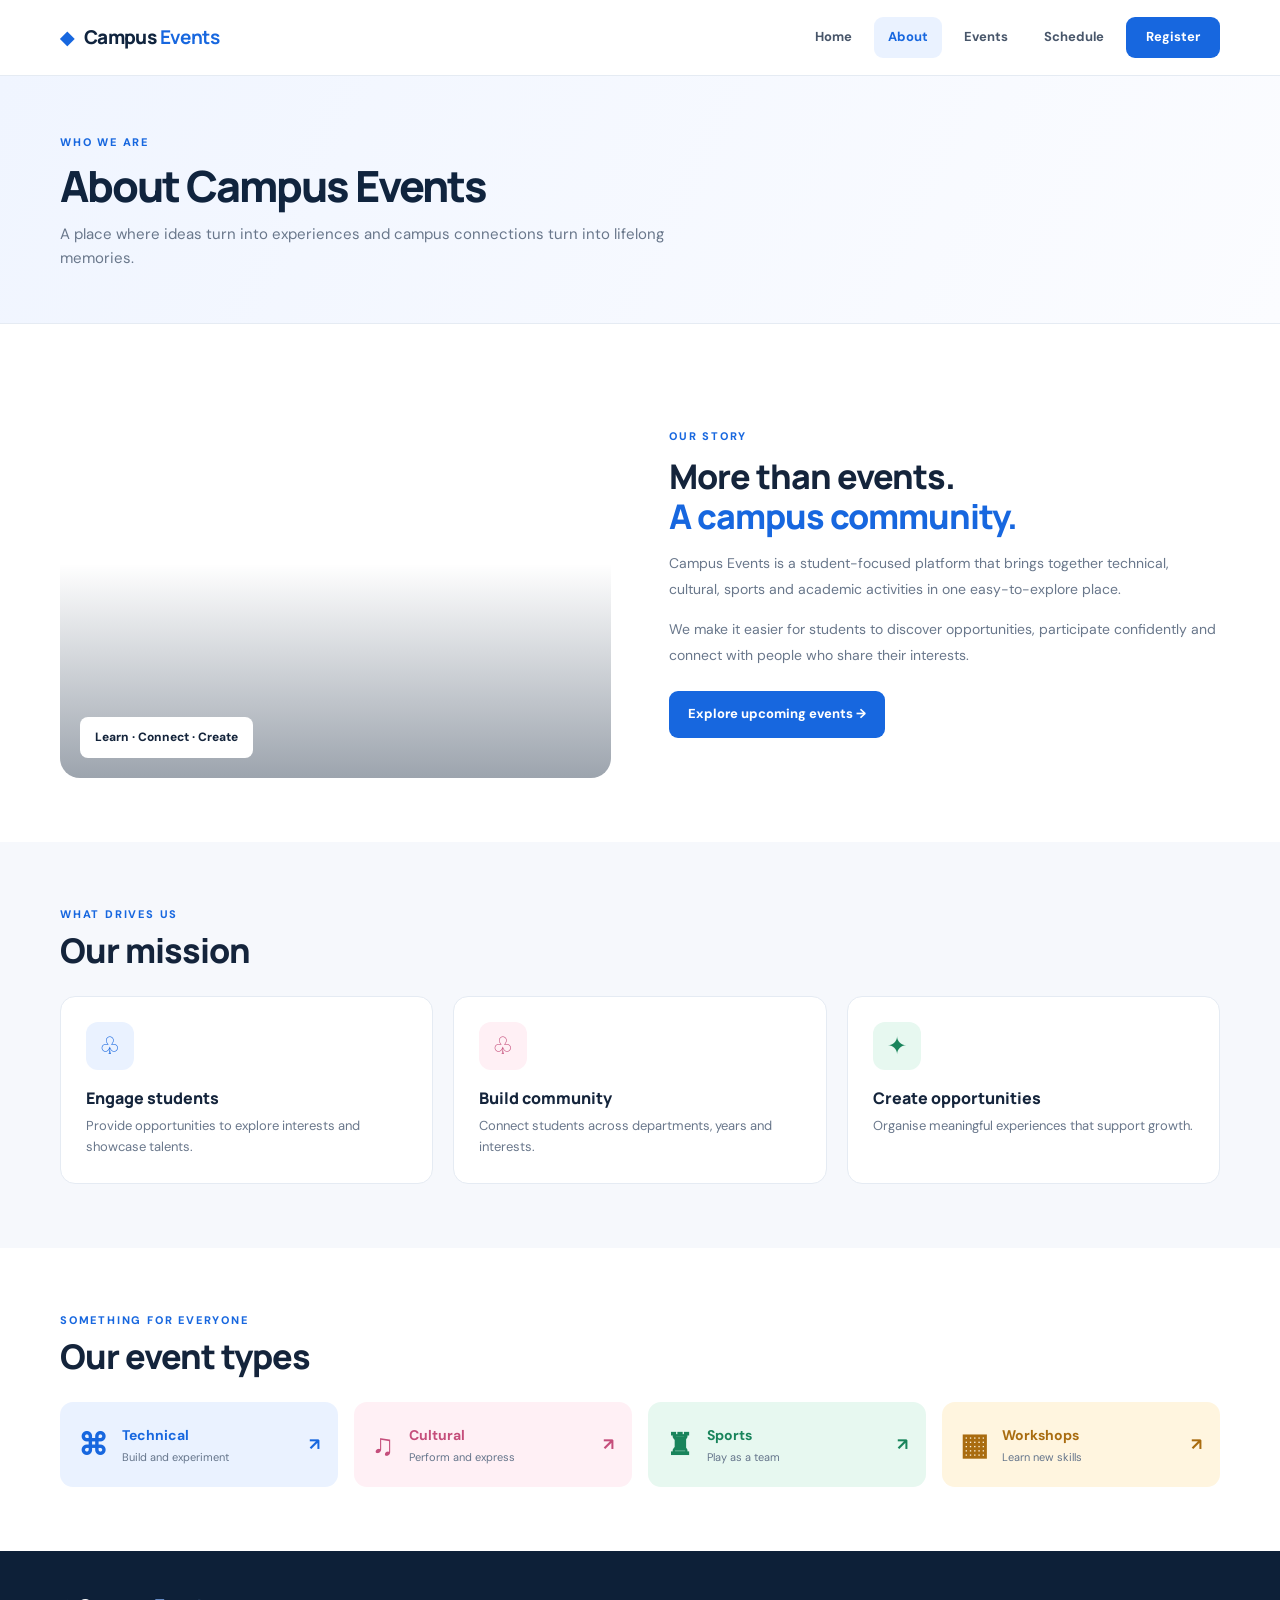
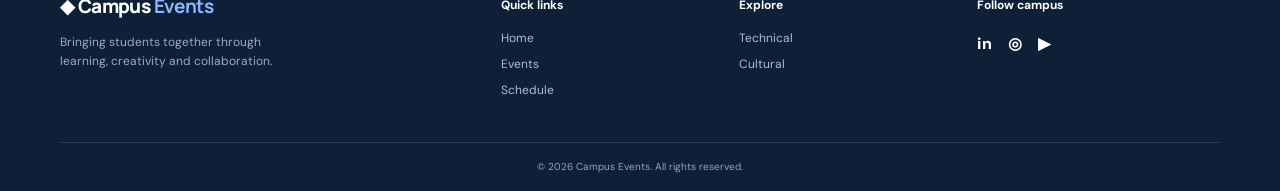
<file: campus event-db/about.html>
<!DOCTYPE html>
<html lang="en"><head><meta charset="UTF-8"><meta name="viewport" content="width=device-width, initial-scale=1.0"><title>About | Campus Events</title><link rel="stylesheet" href="style.css"></head>
<body><header class="site-header"><div class="container nav-wrap"><a class="brand" href="index.html"><span class="brand-mark">◆</span> Campus <b>Events</b></a><button class="menu-toggle" aria-label="Toggle navigation">☰</button><nav class="nav-links"><a href="index.html">Home</a><a class="active" href="about.html">About</a><a href="events.html">Events</a><a href="schedule.html">Schedule</a><a class="nav-cta" href="register.html">Register</a></nav></div></header>
<main><section class="page-banner"><div class="container"><span class="eyebrow">WHO WE ARE</span><h1>About Campus Events</h1><p>A place where ideas turn into experiences and campus connections turn into lifelong memories.</p></div></section>
<section class="section container about-layout"><div class="about-photo"><div class="photo-label">Learn · Connect · Create</div></div><div class="about-copy"><span class="eyebrow">OUR STORY</span><h2>More than events.<br><span>A campus community.</span></h2><p>Campus Events is a student-focused platform that brings together technical, cultural, sports and academic activities in one easy-to-explore place.</p><p>We make it easier for students to discover opportunities, participate confidently and connect with people who share their interests.</p><a class="button" href="events.html">Explore upcoming events →</a></div></section>
<section class="section soft-section"><div class="container"><div class="section-heading"><div><span class="eyebrow">WHAT DRIVES US</span><h2>Our mission</h2></div></div><div class="info-grid"><article class="info-card"><span class="info-icon cat-blue">♧</span><h3>Engage students</h3><p>Provide opportunities to explore interests and showcase talents.</p></article><article class="info-card"><span class="info-icon cat-pink">♧</span><h3>Build community</h3><p>Connect students across departments, years and interests.</p></article><article class="info-card"><span class="info-icon cat-green">✦</span><h3>Create opportunities</h3><p>Organise meaningful experiences that support growth.</p></article></div></div></section>
<section class="section container"><div class="section-heading"><div><span class="eyebrow">SOMETHING FOR EVERYONE</span><h2>Our event types</h2></div></div><div class="category-grid"><a class="category-card cat-blue" href="events.html?category=Technical"><span>⌘</span><div><h3>Technical</h3><p>Build and experiment</p></div><b>↗</b></a><a class="category-card cat-pink" href="events.html?category=Cultural"><span>♫</span><div><h3>Cultural</h3><p>Perform and express</p></div><b>↗</b></a><a class="category-card cat-green" href="events.html?category=Sports"><span>♜</span><div><h3>Sports</h3><p>Play as a team</p></div><b>↗</b></a><a class="category-card cat-gold" href="events.html?category=Workshop"><span>▦</span><div><h3>Workshops</h3><p>Learn new skills</p></div><b>↗</b></a></div></section></main>
<footer class="footer"><div class="container footer-inner"><div><a class="brand brand-light" href="index.html">◆ Campus <b>Events</b></a><p>Bringing students together through learning, creativity and collaboration.</p></div><div><h4>Quick links</h4><a href="index.html">Home</a><a href="events.html">Events</a><a href="schedule.html">Schedule</a></div><div><h4>Explore</h4><a href="events.html?category=Technical">Technical</a><a href="events.html?category=Cultural">Cultural</a></div><div><h4>Follow campus</h4><p class="socials">in&nbsp;&nbsp; ◎ &nbsp;&nbsp;▶</p></div></div><div class="container copyright">© 2026 Campus Events. All rights reserved.</div></footer><script src="script.js"></script></body></html>
</file>
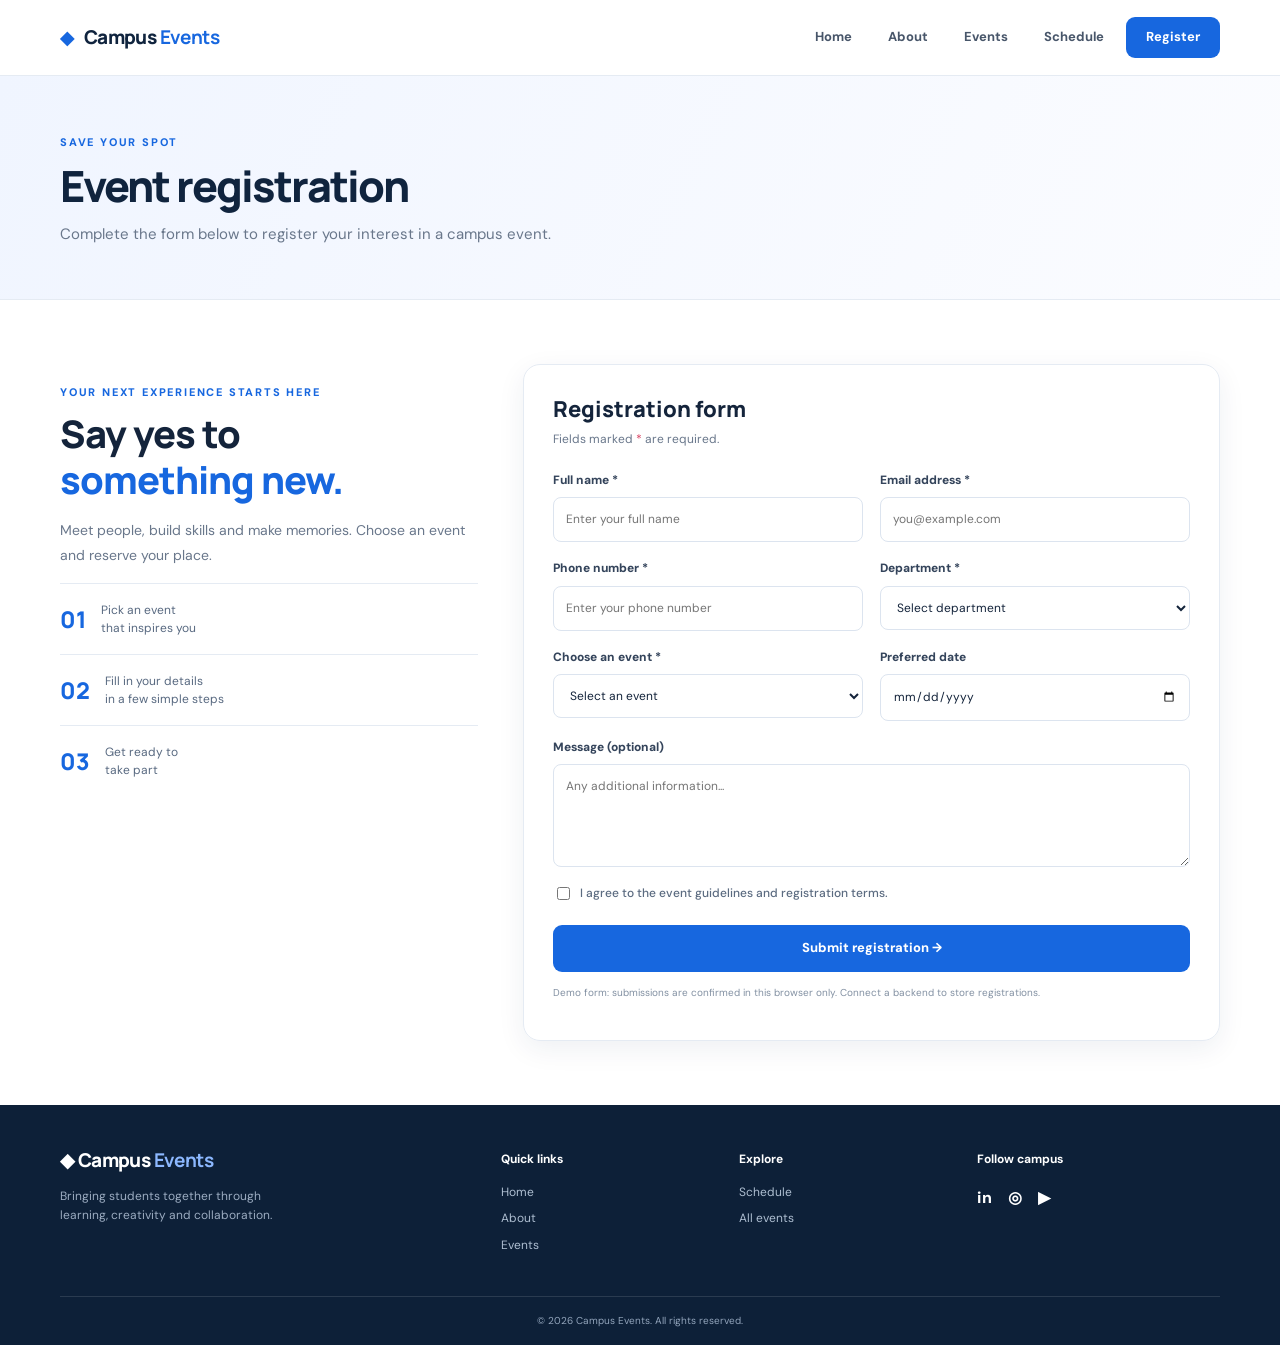
<file: campus event-db/register.html>
<!DOCTYPE html>
<html lang="en"><head><meta charset="UTF-8"><meta name="viewport" content="width=device-width, initial-scale=1.0"><title>Register | Campus Events</title><link rel="stylesheet" href="style.css"></head>
<body><header class="site-header"><div class="container nav-wrap"><a class="brand" href="index.html"><span class="brand-mark">◆</span> Campus <b>Events</b></a><button class="menu-toggle" aria-label="Toggle navigation">☰</button><nav class="nav-links"><a href="index.html">Home</a><a href="about.html">About</a><a href="events.html">Events</a><a href="schedule.html">Schedule</a><a class="active nav-cta" href="register.html">Register</a></nav></div></header>
<main><section class="page-banner"><div class="container"><span class="eyebrow">SAVE YOUR SPOT</span><h1>Event registration</h1><p>Complete the form below to register your interest in a campus event.</p></div></section><section class="section container register-layout"><div class="register-aside"><span class="eyebrow">YOUR NEXT EXPERIENCE STARTS HERE</span><h2>Say yes to<br><span>something new.</span></h2><p>Meet people, build skills and make memories. Choose an event and reserve your place.</p><div class="aside-stat"><strong>01</strong><span>Pick an event<br>that inspires you</span></div><div class="aside-stat"><strong>02</strong><span>Fill in your details<br>in a few simple steps</span></div><div class="aside-stat"><strong>03</strong><span>Get ready to<br>take part</span></div></div><form class="form-card" id="registration-form"><h2>Registration form</h2><p class="form-intro">Fields marked <span>*</span> are required.</p><div class="form-grid"><label>Full name *<input name="name" required placeholder="Enter your full name"></label><label>Email address *<input name="email" type="email" required placeholder="you@example.com"></label><label>Phone number *<input name="phone" type="tel" required pattern="[0-9+() -]{7,20}" placeholder="Enter your phone number"></label><label>Department *<select name="department" required><option value="">Select department</option><option>Computer Science</option><option>Information Technology</option><option>AI & Data Science</option><option>Electronics</option><option>Mechanical</option><option>Commerce</option><option>Other</option></select></label><label>Choose an event *<select name="event" id="register-event" required><option value="">Select an event</option></select></label><label>Preferred date<input name="date" type="date"></label><label class="full-width">Message (optional)<textarea name="message" rows="4" placeholder="Any additional information..."></textarea></label><label class="check-label full-width"><input type="checkbox" required> I agree to the event guidelines and registration terms.</label></div><button class="button submit-button" type="submit">Submit registration →</button><p class="form-message" id="form-message" role="status"></p><p class="form-note">Demo form: submissions are confirmed in this browser only. Connect a backend to store registrations.</p></form></section></main>
<footer class="footer"><div class="container footer-inner"><div><a class="brand brand-light" href="index.html">◆ Campus <b>Events</b></a><p>Bringing students together through learning, creativity and collaboration.</p></div><div><h4>Quick links</h4><a href="index.html">Home</a><a href="about.html">About</a><a href="events.html">Events</a></div><div><h4>Explore</h4><a href="schedule.html">Schedule</a><a href="events.html">All events</a></div><div><h4>Follow campus</h4><p class="socials">in&nbsp;&nbsp; ◎ &nbsp;&nbsp;▶</p></div></div><div class="container copyright">© 2026 Campus Events. All rights reserved.</div></footer><script src="script.js"></script></body></html>
</file>
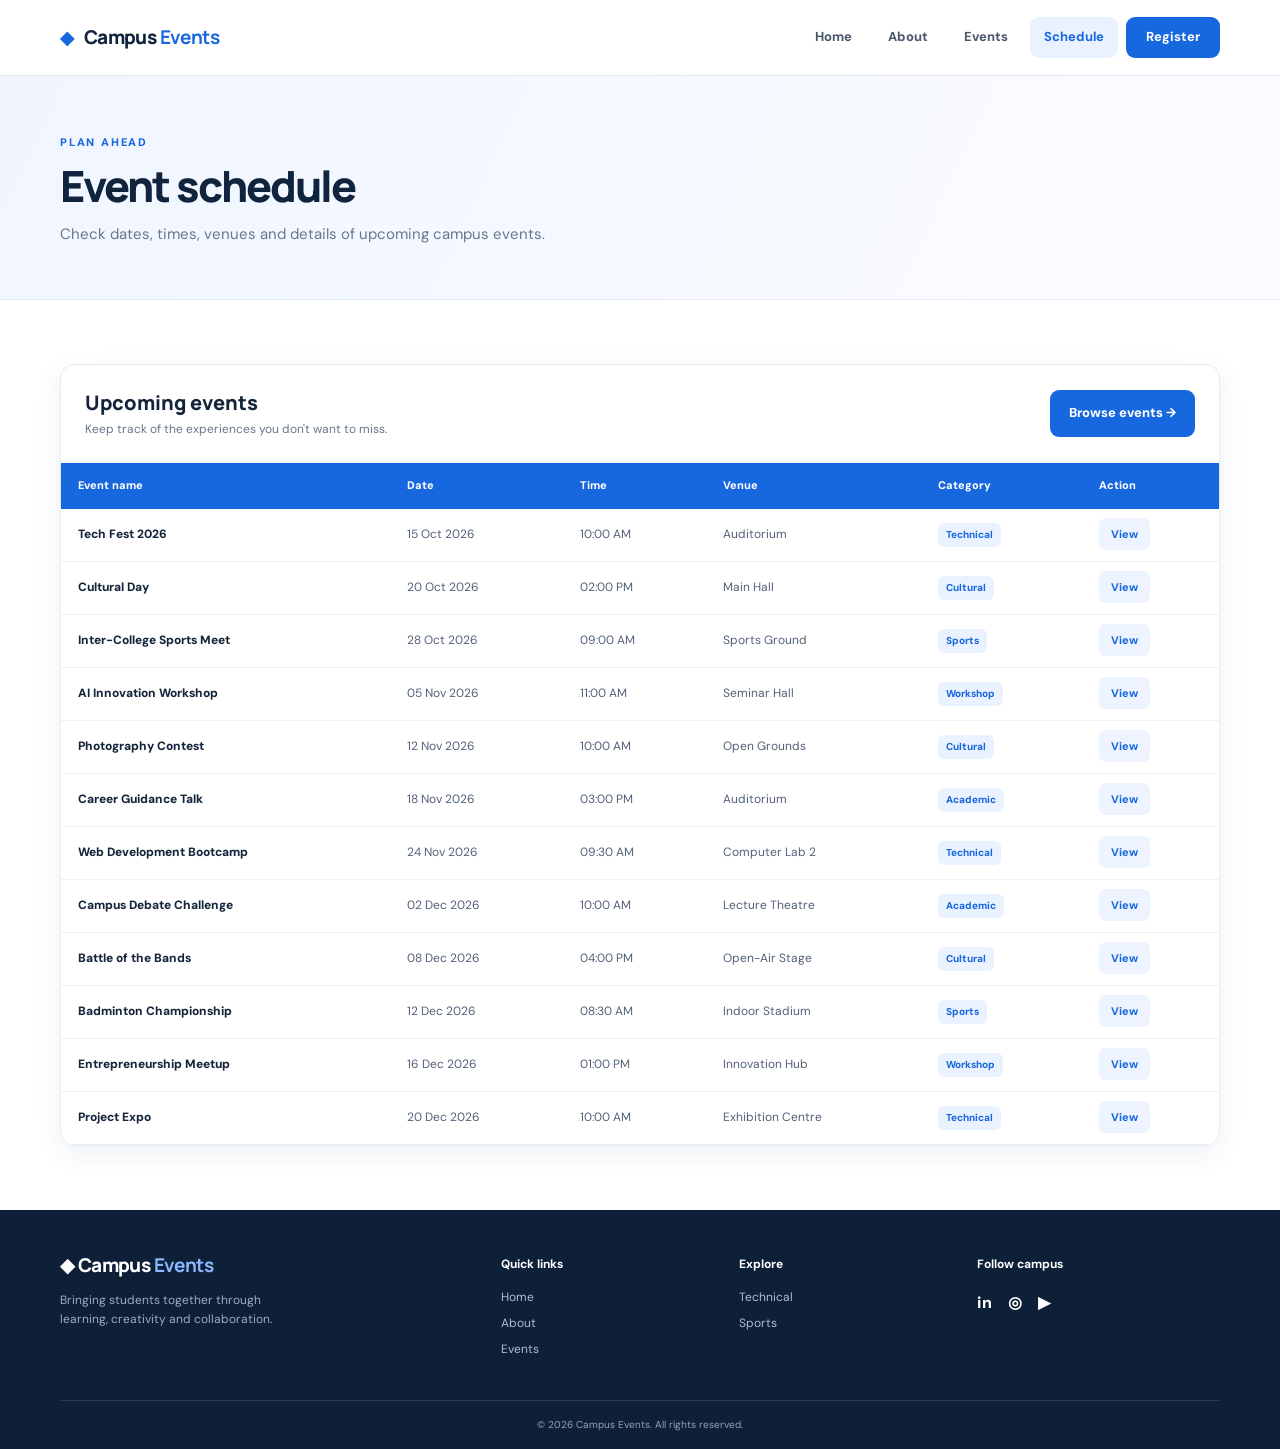
<file: campus event-db/schedule.html>
<!DOCTYPE html>
<html lang="en"><head><meta charset="UTF-8"><meta name="viewport" content="width=device-width, initial-scale=1.0"><title>Schedule | Campus Events</title><link rel="stylesheet" href="style.css"></head>
<body><header class="site-header"><div class="container nav-wrap"><a class="brand" href="index.html"><span class="brand-mark">◆</span> Campus <b>Events</b></a><button class="menu-toggle" aria-label="Toggle navigation">☰</button><nav class="nav-links"><a href="index.html">Home</a><a href="about.html">About</a><a href="events.html">Events</a><a class="active" href="schedule.html">Schedule</a><a class="nav-cta" href="register.html">Register</a></nav></div></div></header>
<main><section class="page-banner"><div class="container"><span class="eyebrow">PLAN AHEAD</span><h1>Event schedule</h1><p>Check dates, times, venues and details of upcoming campus events.</p></div></section><section class="section container"><div class="table-card"><div class="table-top"><div><h2>Upcoming events</h2><p>Keep track of the experiences you don't want to miss.</p></div><a class="button" href="events.html">Browse events →</a></div><div class="table-scroll"><table><thead><tr><th>Event name</th><th>Date</th><th>Time</th><th>Venue</th><th>Category</th><th>Action</th></tr></thead><tbody id="schedule-body"></tbody></table></div></div></section></main>
<footer class="footer"><div class="container footer-inner"><div><a class="brand brand-light" href="index.html">◆ Campus <b>Events</b></a><p>Bringing students together through learning, creativity and collaboration.</p></div><div><h4>Quick links</h4><a href="index.html">Home</a><a href="about.html">About</a><a href="events.html">Events</a></div><div><h4>Explore</h4><a href="events.html?category=Technical">Technical</a><a href="events.html?category=Sports">Sports</a></div><div><h4>Follow campus</h4><p class="socials">in&nbsp;&nbsp; ◎ &nbsp;&nbsp;▶</p></div></div><div class="container copyright">© 2026 Campus Events. All rights reserved.</div></footer><script src="script.js"></script></body></html>
</file>
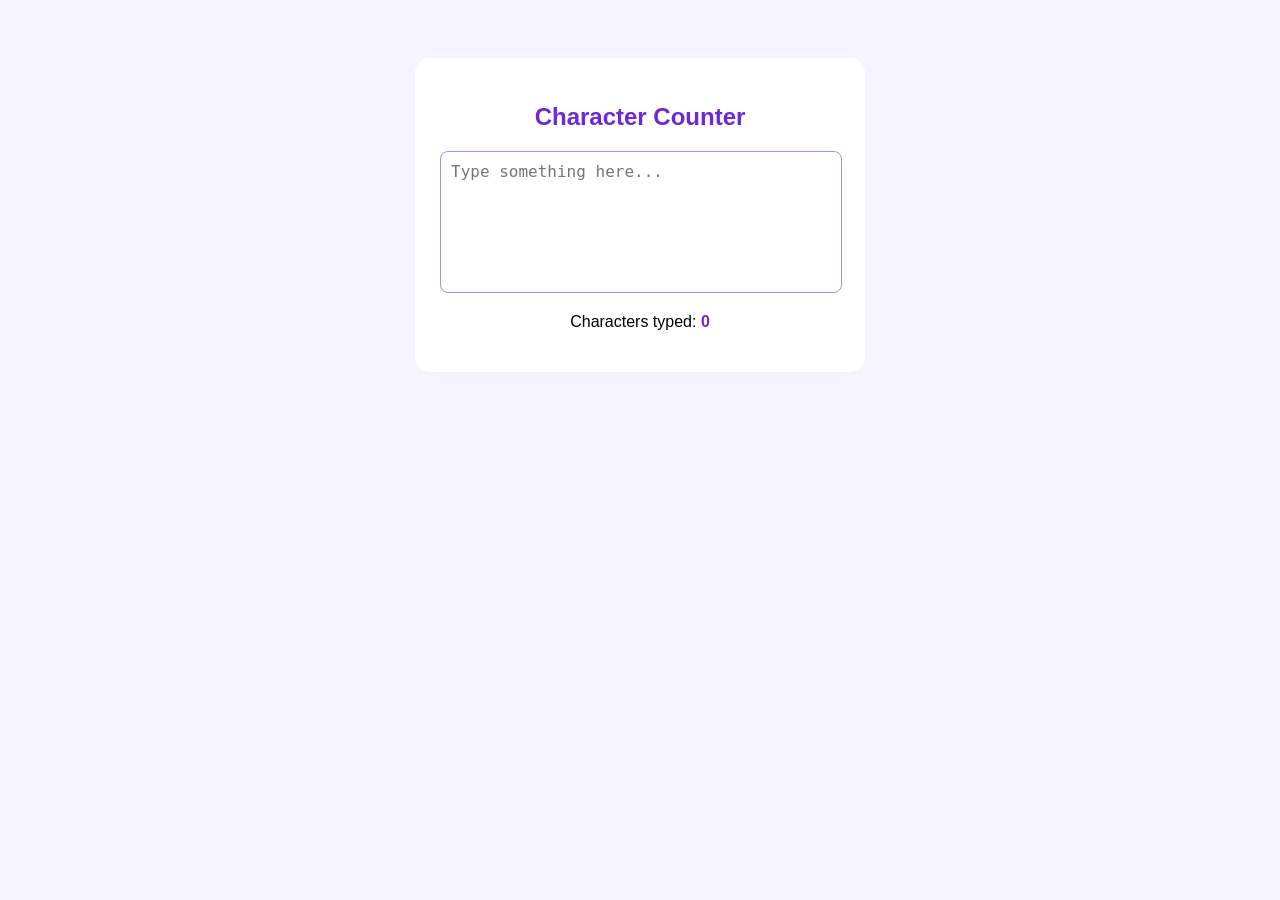
<file: html/contexmenu.html>
<!DOCTYPE html>
<html lang="en">
<head>
    <meta charset="UTF-8">
    <title>Character Counter</title>

    <style>
        body {
            font-family: Arial, sans-serif;
            background: #f5f3ff;
            text-align: center;
            padding: 50px;
        }

        .box {
            background: white;
            padding: 25px;
            max-width: 400px;
            margin: auto;
            border-radius: 15px;
        }

        textarea {
            width: 95%;
            height: 120px;
            padding: 10px;
            border: 1px solid #a78bfa;
            border-radius: 8px;
            font-size: 16px;
            resize: none;
        }

        h2 {
            color: #6d28d9;
        }

        #count {
            color: #6d28d9;
            font-weight: bold;
            text-align: right;
        }
    </style>
</head>
<body>

    <div class="box">
        <h2>Character Counter</h2>

        <textarea id="text"
            placeholder="Type something here..."></textarea>

        <p>Characters typed: <span id="count">0</span></p>

        <p id="output"></p>
    </div>

    <script>
        const text = document.getElementById("text");
        const count = document.getElementById("count");
        const output = document.getElementById("output");

        text.addEventListener("input", function() {
            count.textContent = text.value.length;
            output.textContent = text.value;
        });
    </script>

</body>
</html>
</file>
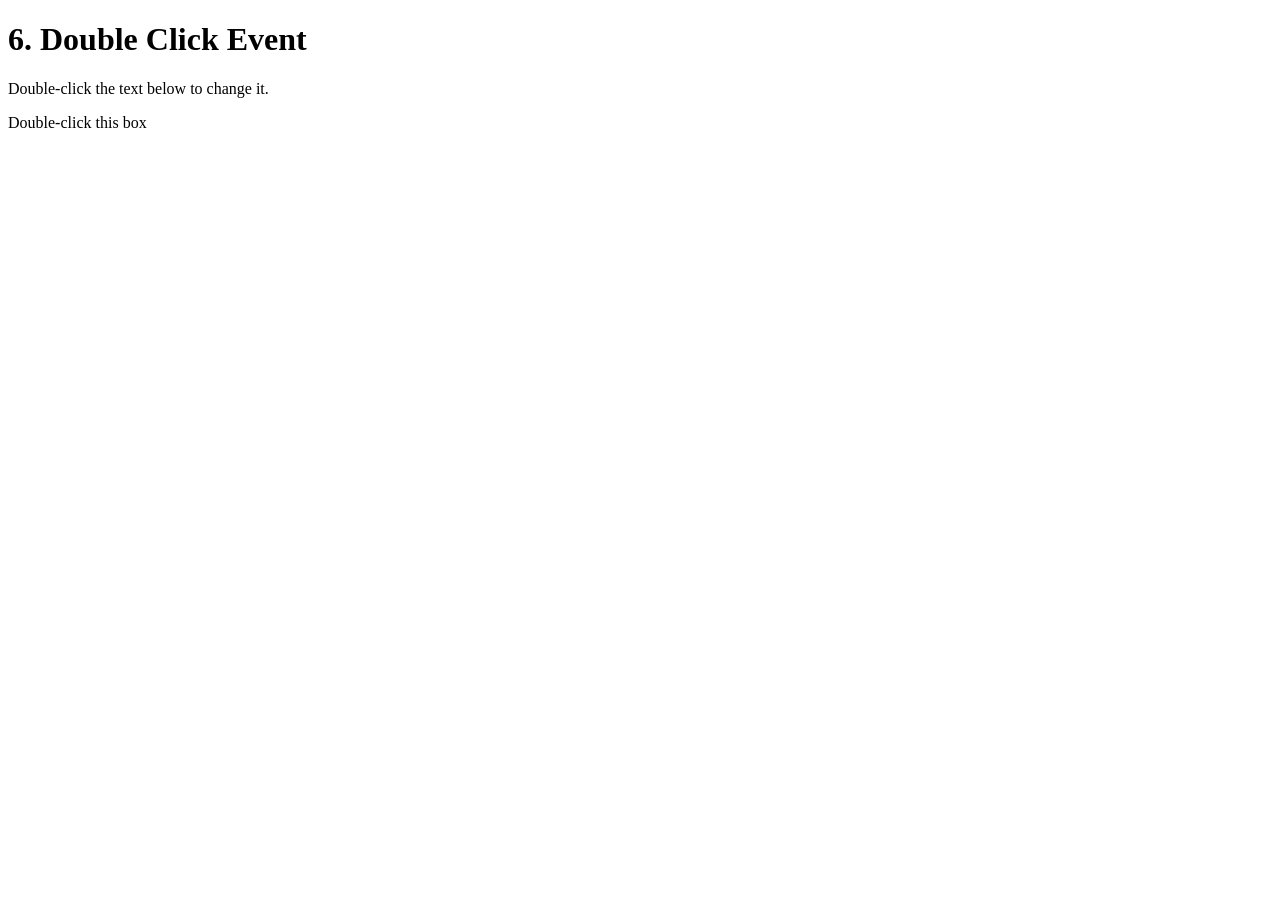
<file: html/doubleclick.html>
<!DOCTYPE html>
<html lang="en">
<head>
    <meta charset="UTF-8">
    <meta name="viewport" content="width=device-width, initial-scale=1.0">
    <title>Double Click Event</title>
</head>
<body>
    <h1>6. Double Click Event</h1>
    <p>Double-click the text below to change it.</p>

    <p id="target" class="box">Double-click this box</p>

    <script>
        const target = document.querySelector("#target");

        target.addEventListener("dblclick", () => {
            target.textContent = "You double-clicked the box!";
            target.style.backgroundColor = "#bbf7d0";
        });
    </script>
</body>
</html>
</file>
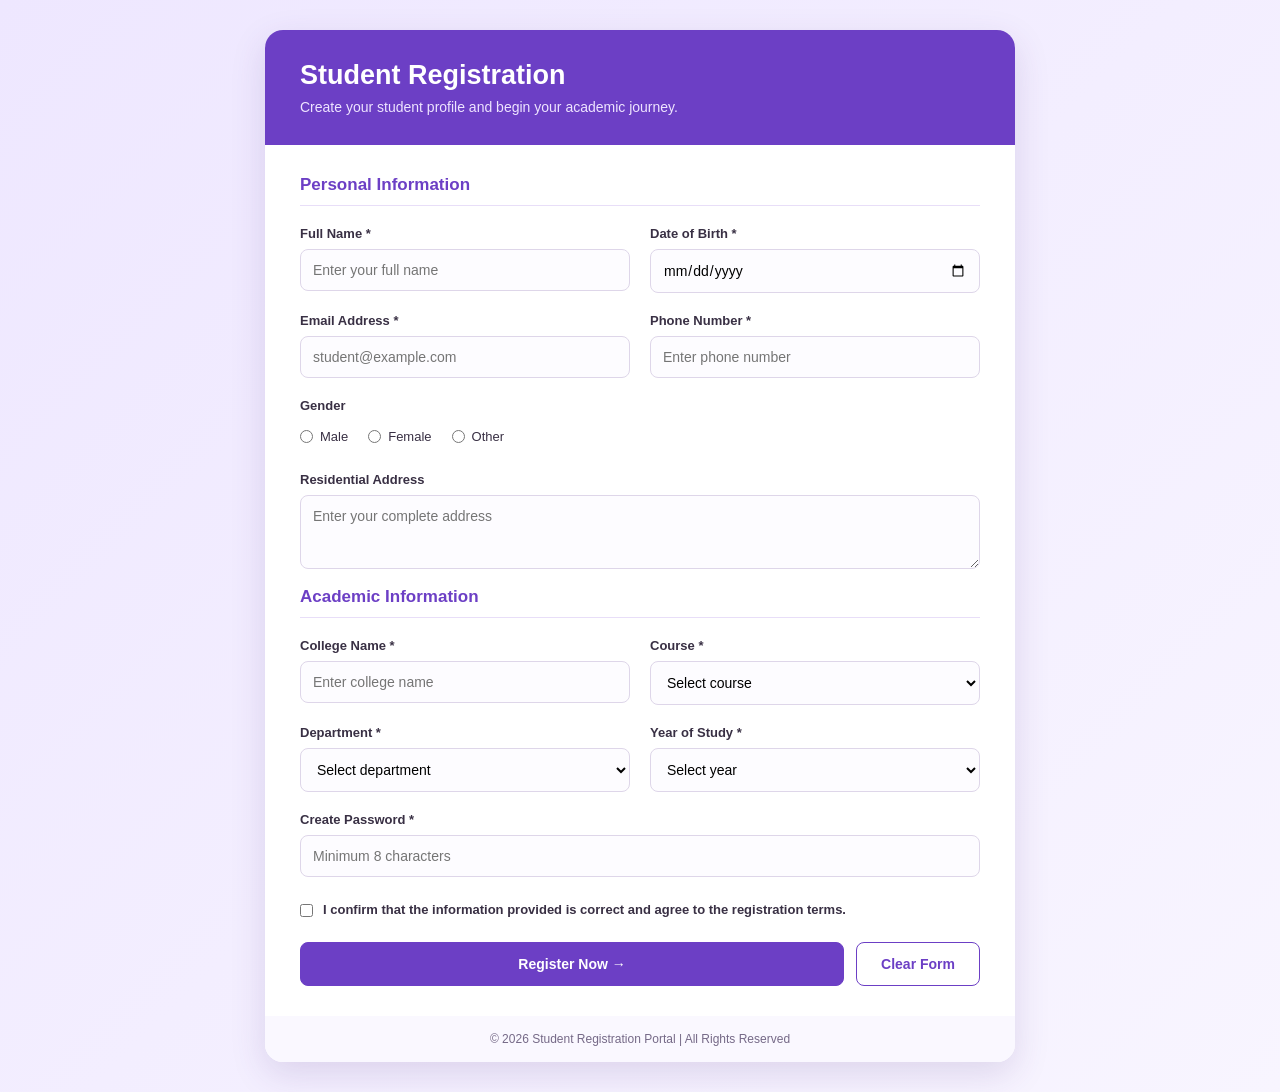
<file: html/form.html>
<!DOCTYPE html>
<html lang="en">
<head>
<meta charset="UTF-8">
<meta name="viewport" content="width=device-width, initial-scale=1.0">
<title>Student Registration</title>

<style>
* {
    margin: 0;
    padding: 0;
    box-sizing: border-box;
    font-family: Arial, sans-serif;
}

body {
    min-height: 100vh;
    background: linear-gradient(135deg, #eee7ff, #f8f5ff);
    display: flex;
    justify-content: center;
    align-items: center;
    padding: 30px 15px;
}

.container {
    width: 100%;
    max-width: 750px;
    background: white;
    border-radius: 18px;
    overflow: hidden;
    box-shadow: 0 12px 35px rgba(80, 45, 130, 0.15);
}

.header {
    background: #6c3fc5;
    color: white;
    padding: 30px 35px;
}

.header h1 {
    font-size: 27px;
    margin-bottom: 8px;
}

.header p {
    font-size: 14px;
    color: #eee4ff;
}

.form-content {
    padding: 30px 35px;
}

.section-title {
    color: #6c3fc5;
    font-size: 17px;
    margin-bottom: 20px;
    padding-bottom: 10px;
    border-bottom: 1px solid #e8def8;
}

.form-grid {
    display: grid;
    grid-template-columns: 1fr 1fr;
    gap: 20px;
}

.field {
    display: flex;
    flex-direction: column;
    gap: 8px;
}

.full {
    grid-column: 1 / -1;
}

label {
    font-size: 13px;
    font-weight: bold;
    color: #393044;
}

input, select, textarea {
    width: 100%;
    padding: 12px;
    border: 1px solid #ded6e9;
    border-radius: 8px;
    outline: none;
    font-size: 14px;
    background: #fdfcff;
    transition: 0.3s;
}

input:focus, select:focus, textarea:focus {
    border-color: #7b4bd0;
    box-shadow: 0 0 0 3px #eee5ff;
}

.gender-options {
    display: flex;
    gap: 20px;
    flex-wrap: wrap;
    padding: 8px 0;
}

.gender-options label {
    display: flex;
    align-items: center;
    gap: 7px;
    font-weight: normal;
}

.gender-options input {
    width: auto;
    accent-color: #6c3fc5;
}

.terms {
    display: flex;
    align-items: flex-start;
    gap: 10px;
    margin: 25px 0;
    font-size: 13px;
    color: #5b5365;
}

.terms input {
    width: auto;
    margin-top: 2px;
    accent-color: #6c3fc5;
}

.buttons {
    display: flex;
    gap: 12px;
}

button {
    padding: 13px 24px;
    border-radius: 8px;
    font-size: 14px;
    font-weight: bold;
    cursor: pointer;
    transition: 0.3s;
}

.register {
    flex: 1;
    background: #6c3fc5;
    color: white;
    border: 1px solid #6c3fc5;
}

.register:hover {
    background: #512b9d;
}

.clear {
    background: white;
    color: #6c3fc5;
    border: 1px solid #6c3fc5;
}

.clear:hover {
    background: #f3edff;
}

.footer {
    text-align: center;
    background: #faf8ff;
    padding: 16px;
    font-size: 12px;
    color: #756987;
}

@media (max-width: 550px) {
    .form-grid {
        grid-template-columns: 1fr;
    }

    .full {
        grid-column: auto;
    }

    .header, .form-content {
        padding: 24px 20px;
    }

    .header h1 {
        font-size: 23px;
    }
}
</style>
</head>

<body>

<div class="container">

    <div class="header">
        <h1>Student Registration</h1>
        <p>Create your student profile and begin your academic journey.</p>
    </div>

    <div class="form-content">

        <form action="#" method="post">

            <h3 class="section-title">Personal Information</h3>

            <div class="form-grid">

                <div class="field">
                    <label for="name">Full Name *</label>
                    <input type="text" id="name" name="name"
                           placeholder="Enter your full name" required>
                </div>

                <div class="field">
                    <label for="dob">Date of Birth *</label>
                    <input type="date" id="dob" name="dob" required>
                </div>

                <div class="field">
                    <label for="email">Email Address *</label>
                    <input type="email" id="email" name="email"
                           placeholder="student@example.com" required>
                </div>

                <div class="field">
                    <label for="phone">Phone Number *</label>
                    <input type="tel" id="phone" name="phone"
                           placeholder="Enter phone number"
                           pattern="[0-9]{10}" required>
                </div>

                <div class="field full">
                    <label>Gender</label>
                    <div class="gender-options">
                        <label><input type="radio" name="gender" value="Male"> Male</label>
                        <label><input type="radio" name="gender" value="Female"> Female</label>
                        <label><input type="radio" name="gender" value="Other"> Other</label>
                    </div>
                </div>

                <div class="field full">
                    <label for="address">Residential Address</label>
                    <textarea id="address" name="address" rows="3"
                              placeholder="Enter your complete address"></textarea>
                </div>

            </div>

            <br>

            <h3 class="section-title">Academic Information</h3>

            <div class="form-grid">

                <div class="field">
                    <label for="college">College Name *</label>
                    <input type="text" id="college" name="college"
                           placeholder="Enter college name" required>
                </div>

                <div class="field">
                    <label for="course">Course *</label>
                    <select id="course" name="course" required>
                        <option value="">Select course</option>
                        <option>B.E.</option>
                        <option>B.Tech</option>
                        <option>B.Sc.</option>
                        <option>BCA</option>
                        <option>B.Com.</option>
                        <option>MCA</option>
                    </select>
                </div>

                <div class="field">
                    <label for="department">Department *</label>
                    <select id="department" name="department" required>
                        <option value="">Select department</option>
                        <option>Computer Science</option>
                        <option>AI & Machine Learning</option>
                        <option>Information Technology</option>
                        <option>Electronics</option>
                        <option>Mechanical</option>
                        <option>Commerce</option>
                    </select>
                </div>

                <div class="field">
                    <label for="year">Year of Study *</label>
                    <select id="year" name="year" required>
                        <option value="">Select year</option>
                        <option>First Year</option>
                        <option>Second Year</option>
                        <option>Third Year</option>
                        <option>Final Year</option>
                    </select>
                </div>

                <div class="field full">
                    <label for="password">Create Password *</label>
                    <input type="password" id="password" name="password"
                           placeholder="Minimum 8 characters"
                           minlength="8" required>
                </div>

            </div>

            <div class="terms">
                <input type="checkbox" id="terms" required>
                <label for="terms">
                    I confirm that the information provided is correct
                    and agree to the registration terms.
                </label>
            </div>

            <div class="buttons">
                <button type="submit" class="register">
                    Register Now →
                </button>
                <button type="reset" class="clear">
                    Clear Form
                </button>
            </div>

        </form>

    </div>

    <div class="footer">
        © 2026 Student Registration Portal | All Rights Reserved
    </div>

</div>

</body>
</html>
</file>
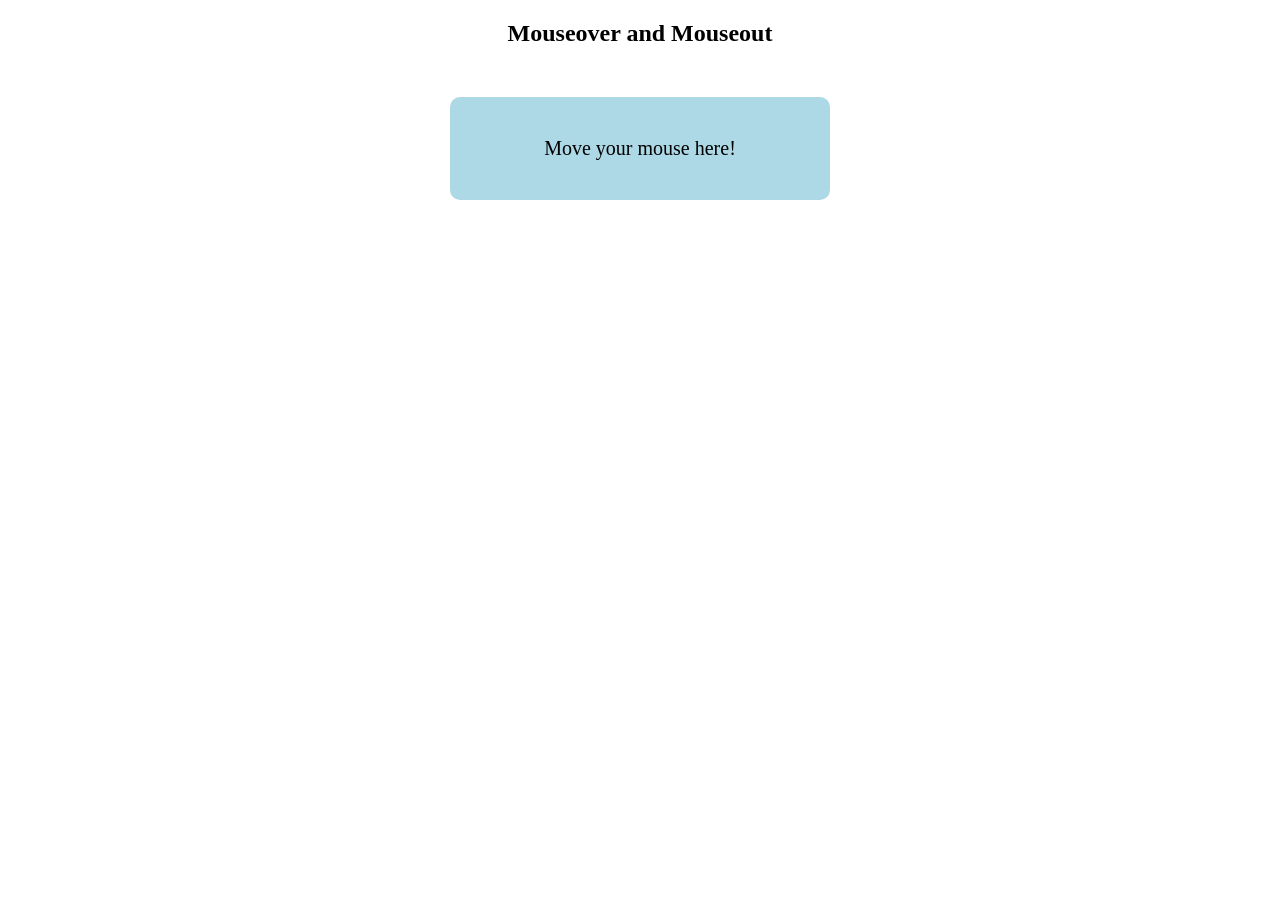
<file: html/mouseover.html>
<!DOCTYPE html>
<html lang="en">
<head>
    <meta charset="UTF-8">
    <title>Mouse Events</title>

    <style>
        #box {
            width: 300px;
            padding: 40px;
            margin: 50px auto;
            text-align: center;
            background-color: lightblue;
            border-radius: 10px;
            font-size: 20px;
        }
    </style>
</head>
<body>

    <h2 style="text-align:center;">Mouseover and Mouseout</h2>

    <div id="box">Move your mouse here!</div>

    <script>
        const box = document.getElementById("box");

        box.addEventListener("mouseover", () => {
            box.textContent = "Mouse is over me!";
            box.style.backgroundColor = "lightgreen";
        });

        box.addEventListener("mouseout", () => {
            box.textContent = "Move your mouse here!";
            box.style.backgroundColor = "lightblue";
        });
    </script>

</body>
</html>
</file>
<file: campus event-db/style.css>
@import url('https://fonts.googleapis.com/css2?family=DM+Sans:wght@400;500;600;700&family=Manrope:wght@400;500;600;700;800&display=swap');
:root{--navy:#10243e;--blue:#1767df;--blue-dark:#0f54bd;--ink:#14243b;--muted:#69778b;--line:#e5ebf3;--bg:#f6f8fc;--white:#fff;--radius:17px;--shadow:0 8px 28px rgba(21,48,83,.07)}
*{box-sizing:border-box}html{scroll-behavior:smooth}body{margin:0;background:#fff;color:var(--ink);font-family:'DM Sans',Arial,sans-serif;line-height:1.6}a{color:inherit;text-decoration:none}button,input,select,textarea{font:inherit}.container{width:min(1160px,calc(100% - 40px));margin-inline:auto}.site-header{height:76px;background:rgba(255,255,255,.96);border-bottom:1px solid var(--line);display:flex;align-items:center;position:sticky;top:0;z-index:20}.nav-wrap{display:flex;align-items:center;justify-content:space-between;gap:28px}.brand{font:800 19px 'Manrope',sans-serif;letter-spacing:-.6px;white-space:nowrap;color:var(--navy)}.brand b{color:var(--blue)}.brand-mark{display:inline-grid;place-items:center;color:var(--blue);margin-right:7px;font-size:18px}.nav-links{display:flex;align-items:center;gap:8px}.nav-links a{font-size:13px;font-weight:700;padding:10px 14px;border-radius:9px;color:#48566a;transition:.2s}.nav-links a:hover,.nav-links a.active{background:#eaf2ff;color:var(--blue)}.nav-links a.nav-cta{background:var(--blue);color:white;padding-inline:20px}.nav-links a.nav-cta:hover{background:var(--blue-dark)}.menu-toggle{display:none;border:0;background:transparent;font-size:24px;color:var(--navy);cursor:pointer}.hero{min-height:460px;display:flex;align-items:center;position:relative;overflow:hidden;background:linear-gradient(90deg,rgba(8,27,51,.94) 0%,rgba(11,35,62,.82) 43%,rgba(10,30,54,.15) 100%),url('https://images.unsplash.com/photo-1523050854058-8df90110c9f1?auto=format&fit=crop&w=2000&q=85') center 48%/cover no-repeat}.hero-inner{padding-block:75px}.hero-copy{max-width:590px;color:white}.eyebrow{display:block;color:var(--blue);font-size:11px;font-weight:800;letter-spacing:1.8px;margin-bottom:10px}.hero .eyebrow{color:#a9caff}.hero h1,.page-banner h1{font:800 clamp(36px,5vw,56px)/1.12 'Manrope',sans-serif;letter-spacing:-2px;margin:0 0 18px}.hero h1 span{color:#a9caff}.hero p{font-size:16px;max-width:480px;color:#e0e8f4;margin:0 0 26px}.button{display:inline-flex;align-items:center;justify-content:center;gap:13px;background:var(--blue);color:white;border:0;border-radius:9px;padding:13px 19px;font-size:13px;font-weight:800;cursor:pointer;transition:transform .2s,background .2s}.button:hover{background:var(--blue-dark);transform:translateY(-2px)}.button-light{background:#fff;color:var(--blue)}.button-light:hover{background:#edf4ff;color:var(--blue-dark)}.section{padding-block:64px}.section-heading{display:flex;align-items:end;justify-content:space-between;gap:20px;margin-bottom:25px}.section-heading h2,.about-copy h2,.newsletter h2,.register-aside h2{font:800 clamp(26px,3vw,34px)/1.2 'Manrope',sans-serif;letter-spacing:-1px;margin:0}.section-heading .eyebrow{margin-bottom:7px}.text-link{font-size:13px;font-weight:800;color:var(--blue);padding-bottom:4px}.card-grid{display:grid;grid-template-columns:repeat(3,minmax(0,1fr));gap:22px}.event-card{border:1px solid var(--line);border-radius:var(--radius);overflow:hidden;background:white;box-shadow:var(--shadow);transition:transform .2s,box-shadow .2s;display:flex;flex-direction:column;min-width:0}.event-card:hover{transform:translateY(-4px);box-shadow:0 15px 35px rgba(21,48,83,.12)}.event-image{height:180px;position:relative;background:#dfe8f4;overflow:hidden}.event-image img{height:100%;width:100%;object-fit:cover;display:block;transition:transform .4s}.event-card:hover .event-image img{transform:scale(1.04)}.category-badge{position:absolute;left:13px;top:13px;border-radius:6px;background:white;padding:5px 9px;font-size:10px;font-weight:800;color:var(--blue)}.badge-Cultural{color:#bc4773}.badge-Sports{color:#16855b}.badge-Workshop{color:#a36a10}.badge-Academic{color:#7950b2}.event-content{padding:18px;display:flex;flex-direction:column;flex:1}.event-content h3{font:800 17px 'Manrope',sans-serif;letter-spacing:-.3px;margin:0 0 10px}.event-meta{display:flex;flex-wrap:wrap;gap:8px 13px;color:var(--muted);font-size:11px;margin-bottom:11px}.event-meta span{display:flex;align-items:center;gap:5px}.event-content p{font-size:12px;line-height:1.65;color:#627087;margin:0 0 18px;flex:1}.card-bottom{display:flex;align-items:center;justify-content:space-between;gap:10px;border-top:1px solid #edf0f5;padding-top:14px}.spots{font-size:11px;color:#6b788a}.small-button{background:#edf4ff;color:var(--blue);padding:9px 12px;border-radius:7px;font-size:11px;font-weight:800}.small-button:hover{background:var(--blue);color:white}.soft-section{background:var(--bg)}.category-grid{display:grid;grid-template-columns:repeat(4,minmax(0,1fr));gap:16px}.category-card{display:flex;align-items:center;gap:14px;padding:21px 17px;border:1px solid transparent;border-radius:13px;min-width:0;transition:.2s}.category-card:hover{transform:translateY(-3px);box-shadow:var(--shadow);border-color:var(--line)}.category-card>span{font-size:30px;font-weight:700;line-height:1}.category-card div{flex:1;min-width:0}.category-card h3{font-size:14px;margin:0 0 3px}.category-card p{font-size:11px;color:#65758b;margin:0;line-height:1.4}.category-card>b{font-size:17px}.cat-blue{background:#eaf2ff;color:#1767df}.cat-pink{background:#fff0f5;color:#c54e7b}.cat-green{background:#e7f8f0;color:#19845b}.cat-gold{background:#fff5df;color:#a96c10}.newsletter{border-radius:20px;background:linear-gradient(110deg,#10243e,#183d67);color:white;padding:37px 42px;display:flex;align-items:center;justify-content:space-between;gap:25px}.newsletter .eyebrow{color:#9cc3ff}.newsletter p{color:#d0dbea;margin:10px 0 0;font-size:13px}.footer{background:#0d2038;color:#c7d3e2;padding:42px 0 0}.footer-inner{display:grid;grid-template-columns:2fr 1fr 1fr 1.2fr;gap:36px;padding-bottom:34px}.brand-light{color:white}.brand-light b{color:#8cb8ff}.footer-inner>div:first-child>p{font-size:12px;max-width:240px;color:#9cacc1}.footer h4{font-size:12px;color:white;margin:3px 0 14px}.footer-inner>div>a:not(.brand){display:block;font-size:12px;color:#aebed1;margin:7px 0}.footer a:hover{color:white}.footer .socials{font-weight:800;color:white;letter-spacing:1px}.copyright{border-top:1px solid rgba(255,255,255,.12);padding-block:16px;text-align:center;color:#93a5bc;font-size:10px}.page-banner{padding:58px 0 53px;background:linear-gradient(115deg,#f0f5ff,#fbfcff);border-bottom:1px solid var(--line)}.page-banner h1{font-size:43px;color:var(--navy);margin-bottom:12px}.page-banner p{max-width:680px;color:var(--muted);margin:0;font-size:15px}.about-layout{display:grid;grid-template-columns:1fr 1fr;gap:58px;align-items:center}.about-photo{min-height:390px;border-radius:20px;position:relative;background:linear-gradient(0deg,rgba(8,27,51,.4),transparent 55%),url('https://images.unsplash.com/photo-1523240795612-9a054b0db644?auto=format&fit=crop&w=1000&q=85') center/cover}.photo-label{position:absolute;bottom:20px;left:20px;background:white;padding:11px 15px;border-radius:8px;font-weight:800;font-size:12px}.about-copy h2 span,.register-aside h2 span{color:var(--blue)}.about-copy p,.register-aside p{font-size:14px;color:var(--muted);line-height:1.85}.about-copy .button{margin-top:8px}.info-grid{display:grid;grid-template-columns:repeat(3,1fr);gap:20px}.info-card{background:white;border:1px solid var(--line);padding:25px;border-radius:15px}.info-icon{width:48px;height:48px;border-radius:12px;display:grid;place-items:center;font-size:24px}.info-card h3{font:800 16px 'Manrope',sans-serif;margin:17px 0 7px}.info-card p{font-size:13px;color:var(--muted);margin:0}.filters{display:flex;align-items:center;justify-content:space-between;gap:18px;flex-wrap:wrap;margin-bottom:17px}.filter-pills{display:flex;flex-wrap:wrap;gap:8px}.filter-pill{background:white;border:1px solid var(--line);padding:9px 13px;border-radius:30px;color:#536277;font-size:12px;font-weight:700;cursor:pointer}.filter-pill.selected,.filter-pill:hover{background:var(--blue);color:white;border-color:var(--blue)}.search-box{display:flex;align-items:center;gap:8px;border:1px solid var(--line);padding:9px 12px;border-radius:9px;min-width:220px;color:var(--muted)}.search-box input{border:0;outline:0;width:100%;font-size:12px;color:var(--ink)}.results-count{font-size:12px;color:var(--muted);margin:0 0 17px}.events-grid{grid-template-columns:repeat(3,minmax(0,1fr))}.empty-state{grid-column:1/-1;padding:50px 20px;text-align:center;border:1px dashed #cbd6e5;border-radius:14px;color:var(--muted)}.detail-main{padding-top:32px;padding-bottom:75px;min-height:440px}.back-link{display:inline-block;font-size:12px;color:var(--blue);font-weight:800;margin-bottom:23px}.detail-head{display:grid;grid-template-columns:1.3fr .7fr;gap:28px;align-items:start}.detail-hero-img{width:100%;height:365px;object-fit:cover;border-radius:17px}.detail-title{font:800 34px 'Manrope',sans-serif;letter-spacing:-1px;margin:13px 0}.detail-description{color:var(--muted);font-size:14px}.detail-side{background:#f3f7fd;border:1px solid #e6edf7;border-radius:15px;padding:23px}.detail-side h3{margin:0 0 18px;font:800 17px 'Manrope',sans-serif}.detail-side p{display:flex;gap:10px;font-size:12px;color:#526178;margin:14px 0}.detail-side strong{color:var(--ink)}.detail-side .button{width:100%;margin-top:13px}.detail-about{max-width:780px;margin-top:32px}.detail-about h3{font:800 20px 'Manrope',sans-serif}.detail-about p{color:var(--muted);font-size:14px;line-height:1.8}.table-card{border:1px solid var(--line);border-radius:15px;overflow:hidden;box-shadow:var(--shadow)}.table-top{display:flex;align-items:center;justify-content:space-between;gap:15px;padding:24px}.table-top h2{font:800 20px 'Manrope',sans-serif;margin:0}.table-top p{color:var(--muted);font-size:12px;margin:4px 0 0}.table-scroll{overflow-x:auto}table{width:100%;border-collapse:collapse;white-space:nowrap}thead{background:#1767df;color:white}th{text-align:left;font-size:11px;padding:14px 17px;font-weight:800}td{padding:14px 17px;border-bottom:1px solid #edf0f5;font-size:12px;color:#526178}tbody tr:hover{background:#f8faff}td:first-child{font-weight:800;color:var(--ink)}.table-tag{display:inline-block;padding:4px 8px;border-radius:6px;background:#eaf2ff;color:var(--blue);font-size:10px;font-weight:800}.register-layout{display:grid;grid-template-columns:.75fr 1.25fr;gap:45px;align-items:start}.register-aside{padding:20px 0}.register-aside h2{font-size:38px;margin-bottom:15px}.aside-stat{display:flex;align-items:center;gap:15px;border-top:1px solid var(--line);padding:17px 0}.aside-stat strong{font:800 23px 'Manrope',sans-serif;color:var(--blue)}.aside-stat span{font-size:12px;color:#586980;line-height:1.5}.form-card{border:1px solid var(--line);box-shadow:var(--shadow);border-radius:17px;padding:29px}.form-card h2{font:800 22px 'Manrope',sans-serif;margin:0}.form-intro{font-size:12px;color:var(--muted);margin:6px 0 22px}.form-intro span{color:#d94160}.form-grid{display:grid;grid-template-columns:1fr 1fr;gap:17px}.form-grid>label{display:flex;flex-direction:column;gap:7px;font-size:12px;font-weight:800;color:#34445b}.form-grid input:not([type=checkbox]),.form-grid select,.form-grid textarea{width:100%;border:1px solid #dce4ef;border-radius:8px;padding:12px;font-size:12px;font-weight:400;color:var(--ink);background:white;outline:none}.form-grid input:focus,.form-grid select:focus,.form-grid textarea:focus{border-color:var(--blue);box-shadow:0 0 0 3px #eaf2ff}.form-grid textarea{resize:vertical}.full-width{grid-column:1/-1}.check-label{display:flex!important;flex-direction:row!important;align-items:center;font-weight:500!important;color:#5b6b80!important}.check-label input{accent-color:var(--blue)}.submit-button{width:100%;margin-top:22px}.form-message{font-size:13px;font-weight:700;color:#16845a}.form-note{font-size:10px;color:#8290a2;line-height:1.6}.no-scroll{overflow:hidden}
@media(max-width:900px){.card-grid,.events-grid{grid-template-columns:repeat(2,minmax(0,1fr))}.category-grid{grid-template-columns:repeat(2,minmax(0,1fr))}.footer-inner{grid-template-columns:repeat(2,1fr)}.about-layout{gap:30px}.detail-head{grid-template-columns:1fr}.detail-hero-img{height:330px}.register-layout{grid-template-columns:1fr;gap:10px}.register-aside{padding-top:0}.aside-stat{display:inline-flex;margin-right:18px}.hero{min-height:420px}}
@media(max-width:650px){.container{width:min(100% - 28px,1160px)}.site-header{height:66px}.menu-toggle{display:block}.nav-wrap{position:relative}.nav-links{display:none;position:absolute;top:54px;left:0;right:0;padding:13px;background:white;border:1px solid var(--line);border-radius:12px;box-shadow:var(--shadow);align-items:stretch;flex-direction:column;gap:3px}.nav-links.open{display:flex}.nav-links a{padding:12px}.hero{min-height:440px;background-position:58% center}.hero-inner{padding-block:56px}.hero h1{font-size:39px;letter-spacing:-1.4px}.hero p{font-size:14px}.section{padding-block:43px}.section-heading{align-items:start}.section-heading h2{font-size:27px}.card-grid,.events-grid{grid-template-columns:1fr;gap:16px}.event-image{height:205px}.category-grid{grid-template-columns:1fr 1fr;gap:10px}.category-card{padding:15px 12px;gap:9px}.category-card>span{font-size:24px}.category-card p{font-size:10px}.newsletter{padding:27px 22px;align-items:flex-start;flex-direction:column}.footer-inner{grid-template-columns:1fr 1fr;gap:26px 18px}.page-banner{padding:43px 0}.page-banner h1{font-size:35px;letter-spacing:-1.3px}.page-banner p{font-size:13px}.about-layout{grid-template-columns:1fr;gap:28px}.about-photo{min-height:280px}.info-grid{grid-template-columns:1fr}.filters{align-items:stretch}.search-box{width:100%}.filter-pills{gap:6px}.filter-pill{padding:8px 10px;font-size:11px}.detail-title{font-size:28px}.detail-hero-img{height:250px}.table-top{align-items:flex-start;flex-direction:column;padding:18px}.form-card{padding:20px}.form-grid{grid-template-columns:1fr}.full-width{grid-column:auto}.register-aside h2{font-size:33px}.aside-stat{margin-right:0;width:100%}}
</file>
